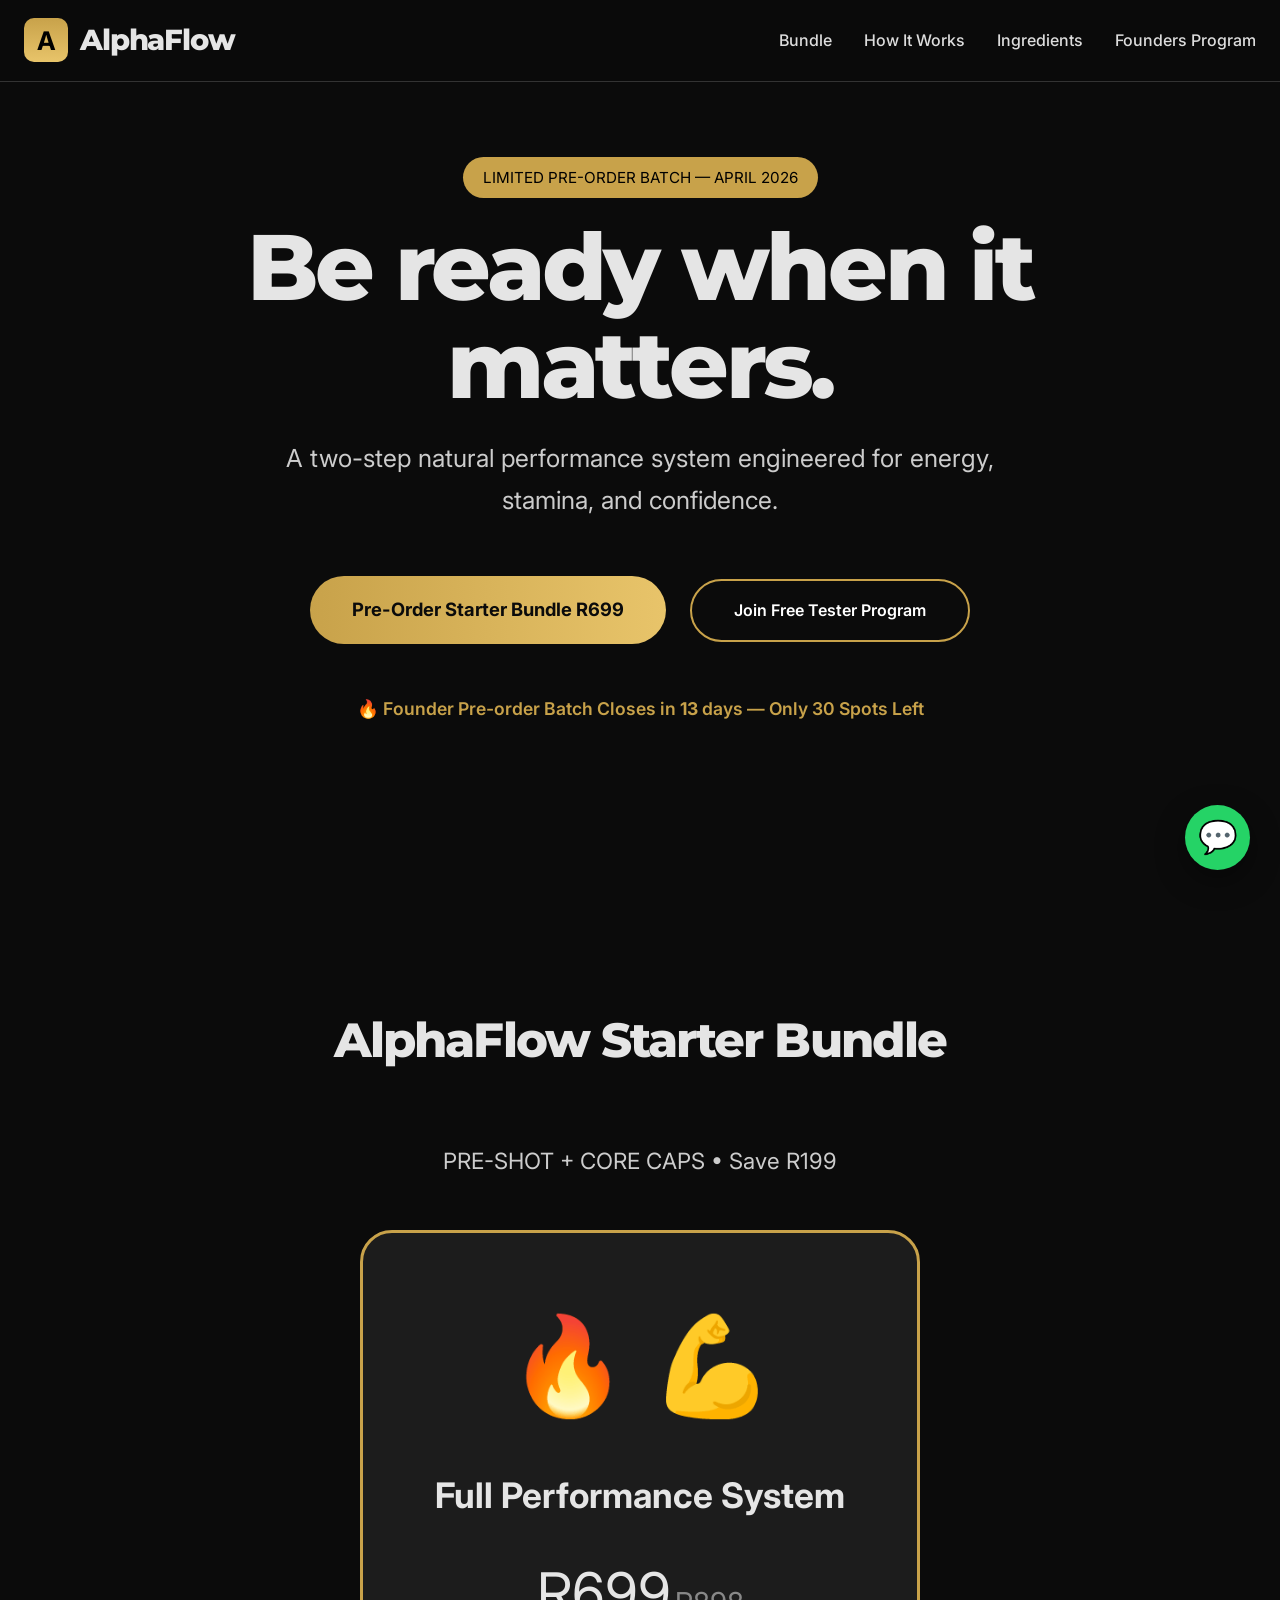
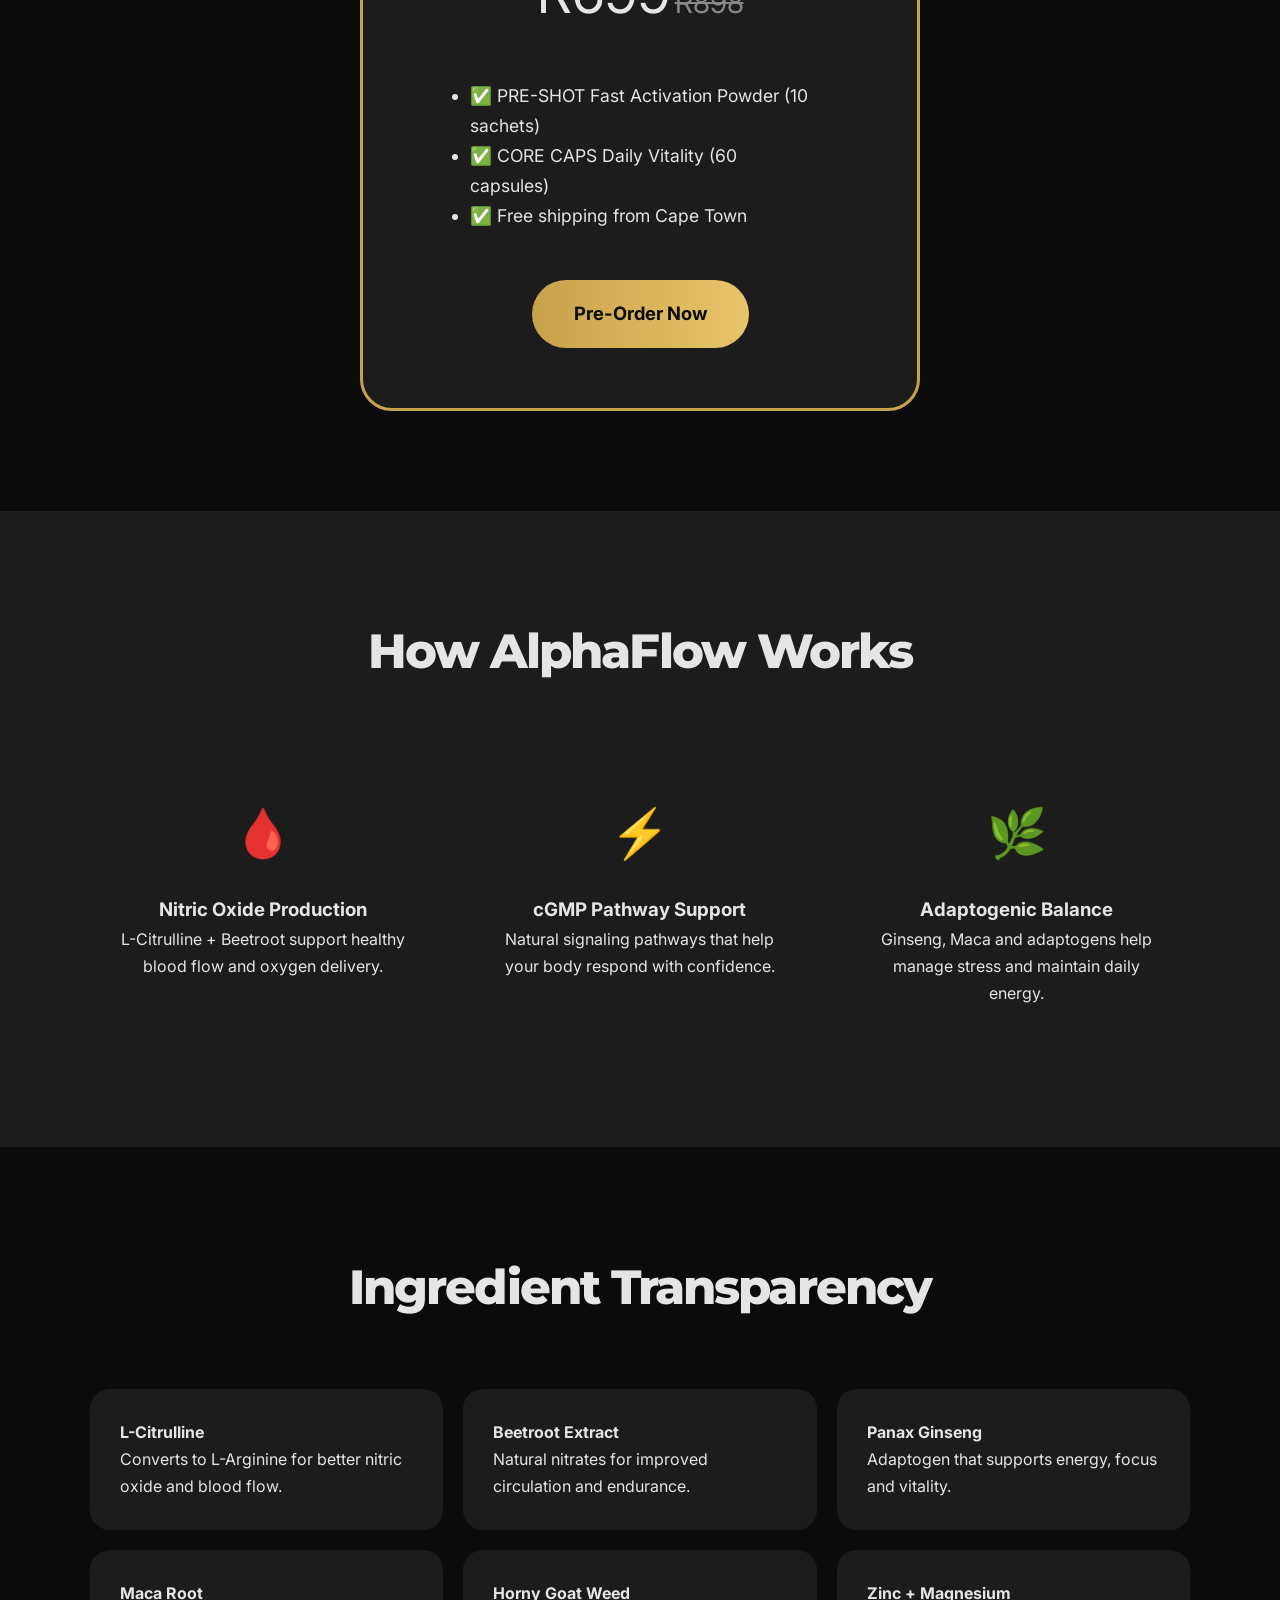
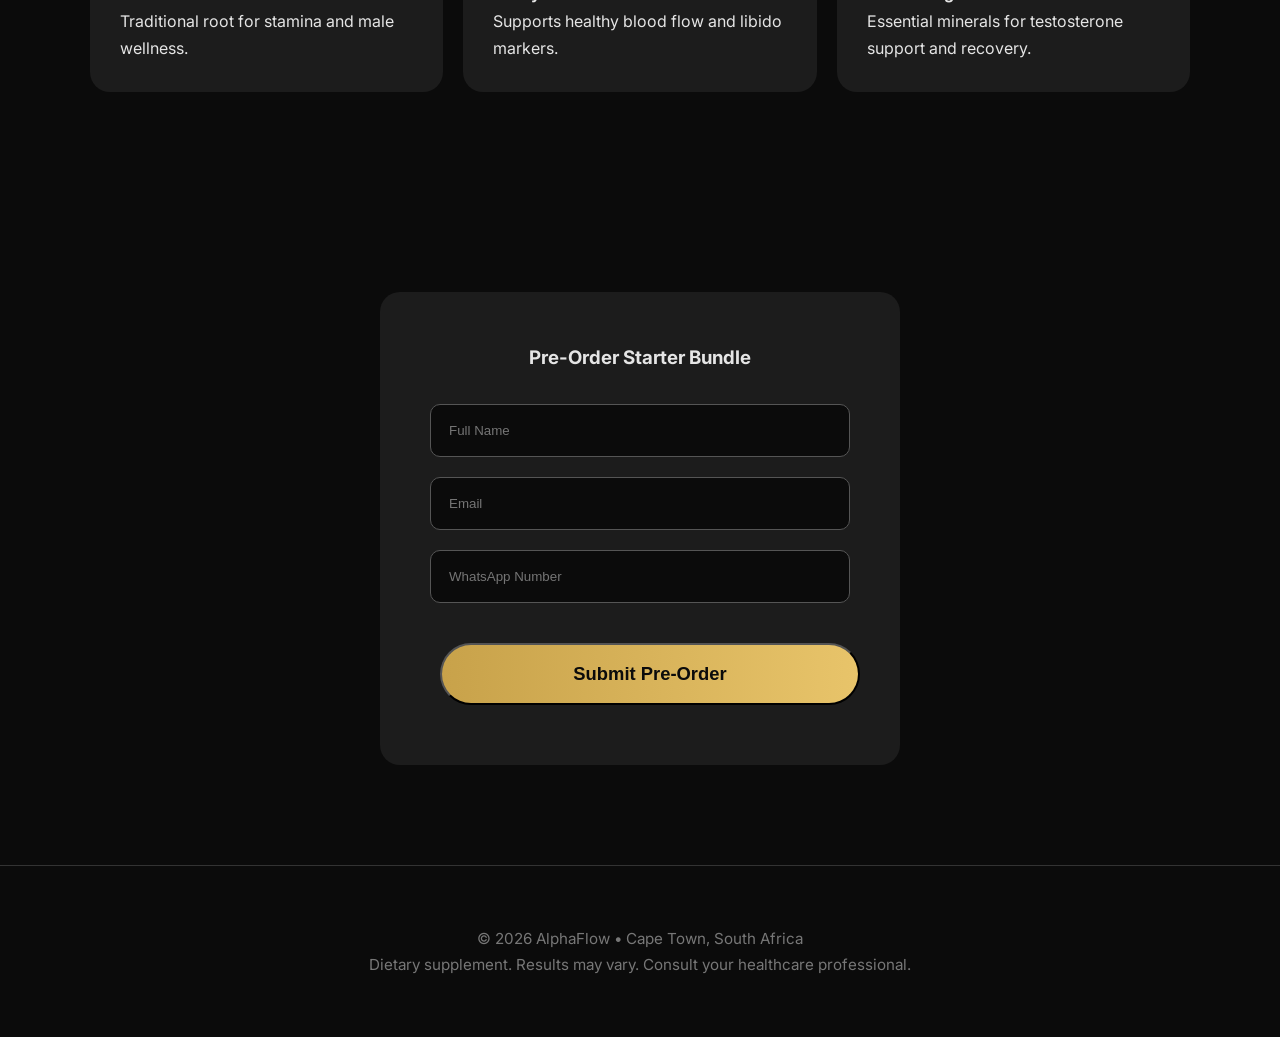
<file: index.html>
<!DOCTYPE html>
<html lang="en">
<head>
    <meta charset="UTF-8">
    <meta name="viewport" content="width=device-width, initial-scale=1.0">
    <title>AlphaFlow | Be Ready When It Matters</title>
    <link href="https://fonts.googleapis.com/css2?family=Inter:wght@400;500;600&family=Montserrat:wght@600;700;800&display=swap" rel="stylesheet">
    <style>
        @import url('https://fonts.googleapis.com/css2?family=Inter:wght@400;500;600&family=Montserrat:wght@600;700;800&display=swap');

        :root {
            --black: #0B0B0B;
            --dark: #1C1C1C;
            --gold: #C8A24A;
        }

        * { margin: 0; padding: 0; box-sizing: border-box; }

        body {
            font-family: 'Inter', system_ui, sans-serif;
            background: var(--black);
            color: #e5e5e5;
            line-height: 1.7;
        }

        .heading-font {
            font-family: 'Montserrat', sans-serif;
            font-weight: 800;
            letter-spacing: -0.04em;
        }

        /* NAVBAR */
        nav {
            position: fixed;
            top: 0;
            width: 100%;
            background: rgba(11, 11, 11, 0.98);
            backdrop-filter: blur(12px);
            border-bottom: 1px solid #333;
            z-index: 1000;
            padding: 1rem 1.5rem;
        }

        .nav-container {
            max-width: 1280px;
            margin: 0 auto;
            display: flex;
            align-items: center;
            justify-content: space-between;
        }

        .logo {
            display: flex;
            align-items: center;
            gap: 12px;
            font-size: 1.8rem;
        }

        .logo-icon {
            width: 44px;
            height: 44px;
            background: linear-gradient(#C8A24A, #E8C46A);
            color: black;
            border-radius: 10px;
            display: flex;
            align-items: center;
            justify-content: center;
            font-weight: bold;
            font-size: 1.6rem;
        }

        .hamburger {
            display: none;
            font-size: 1.9rem;
            background: none;
            border: none;
            color: white;
            cursor: pointer;
        }

        .nav-links {
            display: flex;
            gap: 2rem;
            font-weight: 500;
        }

        .nav-links a {
            color: #ddd;
            text-decoration: none;
        }

        .nav-links a:hover {
            color: var(--gold);
        }

        /* HERO */
        .hero {
            min-height: 100vh;
            background: linear-gradient(rgba(11,11,11,0.88), rgba(11,11,11,0.92)), url('https://picsum.photos/id/1015/2000/1400') center/cover no-repeat;
            display: flex;
            align-items: center;
            text-align: center;
            padding-top: 80px;
        }

        .hero-content {
            max-width: 1100px;
            margin: 0 auto;
            padding: 0 20px;
        }

        .badge {
            background: #C8A24A;
            color: black;
            padding: 8px 20px;
            border-radius: 30px;
            display: inline-block;
            margin-bottom: 20px;
            font-size: 0.95rem;
        }

        .hero h1 {
            font-size: clamp(3.2rem, 8.5vw, 5.8rem);
            line-height: 1.05;
            margin-bottom: 1.5rem;
        }

        .hero p {
            font-size: 1.55rem;
            max-width: 720px;
            margin: 0 auto 2.8rem;
            color: #ccc;
        }

        /* BUTTONS */
        .btn-primary {
            background: linear-gradient(90deg, var(--gold), #E8C46A);
            color: #0B0B0B;
            font-weight: 700;
            padding: 18px 42px;
            border-radius: 9999px;
            font-size: 1.15rem;
            text-decoration: none;
            display: inline-block;
            margin: 10px;
            transition: all 0.3s;
        }

        .btn-primary:hover {
            transform: translateY(-4px);
        }

        .btn-secondary {
            border: 2px solid var(--gold);
            color: white;
            padding: 16px 42px;
            border-radius: 9999px;
            font-weight: 600;
            text-decoration: none;
            display: inline-block;
            margin: 10px;
        }

        /* SECTIONS */
        section {
            padding: 100px 20px;
        }

        .container {
            max-width: 1100px;
            margin: 0 auto;
        }

        h2 {
            font-size: 3rem;
            text-align: center;
            margin-bottom: 60px;
        }

        /* HOW IT WORKS */
        .how-grid {
            display: grid;
            grid-template-columns: repeat(auto-fit, minmax(280px, 1fr));
            gap: 30px;
        }

        .how-card {
            background: var(--dark);
            padding: 40px 30px;
            border-radius: 20px;
            text-align: center;
        }

        /* INGREDIENTS */
        .ingredients-grid {
            display: grid;
            grid-template-columns: repeat(auto-fit, minmax(280px, 1fr));
            gap: 20px;
        }

        .ingredient-card {
            background: var(--dark);
            padding: 30px;
            border-radius: 20px;
        }

        /* BUNDLE */
        .bundle-card {
            background: var(--dark);
            border: 3px solid var(--gold);
            border-radius: 32px;
            padding: 50px 40px;
            max-width: 560px;
            margin: 0 auto;
            text-align: center;
        }

        .bundle-card .emoji {
            font-size: 6rem;
            margin-bottom: 20px;
        }

        /* FORM */
        .form-card {
            background: var(--dark);
            padding: 50px;
            border-radius: 20px;
            max-width: 520px;
            margin: 0 auto;
        }

        .form-card input {
            width: 100%;
            padding: 18px;
            margin-bottom: 20px;
            background: var(--black);
            border: 1px solid #555;
            color: white;
            border-radius: 10px;
        }

        /* FOOTER */
        footer {
            padding: 60px 20px;
            text-align: center;
            color: #777;
            font-size: 0.95rem;
            border-top: 1px solid #333;
        }

        /* FLOATING WHATSAPP */
        .whatsapp-float {
            position: fixed;
            bottom: 30px;
            right: 30px;
            background: #25D366;
            color: white;
            width: 65px;
            height: 65px;
            border-radius: 50%;
            display: flex;
            align-items: center;
            justify-content: center;
            font-size: 32px;
            box-shadow: 0 10px 30px rgba(0,0,0,0.4);
            z-index: 1000;
            text-decoration: none;
        }

        /* MOBILE */
        @media (max-width: 768px) {
            .hamburger {
                display: block;
            }
            .nav-links {
                position: fixed;
                top: 70px;
                left: -100%;
                width: 100%;
                height: calc(100vh - 70px);
                background: var(--black);
                flex-direction: column;
                padding: 40px 20px;
                gap: 25px;
                transition: left 0.4s ease;
            }
            .nav-links.active {
                left: 0;
            }
        }
    </style>
</head>
<body>

    <!-- NAVBAR -->
    <nav>
        <div class="nav-container">
            <div class="logo">
                <div class="logo-icon">A</div>
                <span class="heading-font">AlphaFlow</span>
            </div>
            <div class="nav-links">
                <a href="#bundle">Bundle</a>
                <a href="#how">How It Works</a>
                <a href="#ingredients">Ingredients</a>
                <a href="tester-program.html">Founders Program</a>
            </div>
            <button class="hamburger">☰</button>
        </div>
    </nav>

    <!-- HERO -->
    <section class="hero">
        <div class="hero-content">
            <div class="badge">LIMITED PRE-ORDER BATCH — APRIL 2026</div>
            <h1 class="heading-font">Be ready when it matters.</h1>
            <p>A two-step natural performance system engineered for energy, stamina, and confidence.</p>
            
            <div style="margin-top: 40px;">
                <a href="#bundle" class="btn-primary">Pre-Order Starter Bundle R699</a>
                <a href="tester-program.html" class="btn-secondary">Join Free Tester Program</a>
            </div>
            
            <div id="countdown" style="margin-top: 40px; color: #C8A24A; font-weight: 600; font-size: 1.1rem;"></div>
        </div>
    </section>

    <!-- BUNDLE -->
    <section id="bundle">
        <div class="container">
            <h2 class="heading-font" style="text-align:center; font-size: 3rem;">AlphaFlow Starter Bundle</h2>
            <p style="text-align:center; font-size: 1.4rem; color: #ccc; margin-bottom: 50px;">PRE-SHOT + CORE CAPS • Save R199</p>
            
            <div class="bundle-card">
                <div class="emoji">🔥 💪</div>
                <h3 style="font-size: 2.2rem; margin-bottom: 20px;">Full Performance System</h3>
                <div class="pricing">
                    <span class="current" style="font-size: 3.5rem;">R699</span>
                    <span class="old" style="font-size: 1.8rem; text-decoration: line-through; color: #888;">R898</span>
                </div>
                <ul style="text-align: left; max-width: 340px; margin: 40px auto; font-size: 1.1rem;">
                    <li>✅ PRE-SHOT Fast Activation Powder (10 sachets)</li>
                    <li>✅ CORE CAPS Daily Vitality (60 capsules)</li>
                    <li>✅ Free shipping from Cape Town</li>
                </ul>
                <a href="#preorder-form" class="btn-primary">Pre-Order Now</a>
            </div>
        </div>
    </section>

    <!-- HOW IT WORKS -->
    <section id="how" style="background: var(--dark);">
        <div class="container">
            <h2 class="heading-font">How AlphaFlow Works</h2>
            <div class="how-grid" style="display: grid; grid-template-columns: repeat(auto-fit, minmax(280px, 1fr)); gap: 30px;">
                <div class="how-card">
                    <div style="font-size: 3rem; margin-bottom: 20px;">🩸</div>
                    <h3>Nitric Oxide Production</h3>
                    <p>L-Citrulline + Beetroot support healthy blood flow and oxygen delivery.</p>
                </div>
                <div class="how-card">
                    <div style="font-size: 3rem; margin-bottom: 20px;">⚡</div>
                    <h3>cGMP Pathway Support</h3>
                    <p>Natural signaling pathways that help your body respond with confidence.</p>
                </div>
                <div class="how-card">
                    <div style="font-size: 3rem; margin-bottom: 20px;">🌿</div>
                    <h3>Adaptogenic Balance</h3>
                    <p>Ginseng, Maca and adaptogens help manage stress and maintain daily energy.</p>
                </div>
            </div>
        </div>
    </section>

    <!-- INGREDIENTS -->
    <section id="ingredients">
        <div class="container">
            <h2 class="heading-font">Ingredient Transparency</h2>
            <div class="ingredients-grid" style="display: grid; grid-template-columns: repeat(auto-fit, minmax(280px, 1fr)); gap: 20px;">
                <div class="ingredient-card">
                    <strong>L-Citrulline</strong>
                    <p>Converts to L-Arginine for better nitric oxide and blood flow.</p>
                </div>
                <div class="ingredient-card">
                    <strong>Beetroot Extract</strong>
                    <p>Natural nitrates for improved circulation and endurance.</p>
                </div>
                <div class="ingredient-card">
                    <strong>Panax Ginseng</strong>
                    <p>Adaptogen that supports energy, focus and vitality.</p>
                </div>
                <div class="ingredient-card">
                    <strong>Maca Root</strong>
                    <p>Traditional root for stamina and male wellness.</p>
                </div>
                <div class="ingredient-card">
                    <strong>Horny Goat Weed</strong>
                    <p>Supports healthy blood flow and libido markers.</p>
                </div>
                <div class="ingredient-card">
                    <strong>Zinc + Magnesium</strong>
                    <p>Essential minerals for testosterone support and recovery.</p>
                </div>
            </div>
        </div>
    </section>

    <!-- PRE-ORDER FORM -->
    <section id="preorder-form">
        <div class="container">
            <div class="form-card">
                <h3 style="text-align:center; margin-bottom: 30px;">Pre-Order Starter Bundle</h3>
                <form action="https://formspree.io/f/YOUR_FORMSPREE_ID" method="POST">
                    <input type="text" name="name" placeholder="Full Name" required>
                    <input type="email" name="email" placeholder="Email" required>
                    <input type="tel" name="whatsapp" placeholder="WhatsApp Number" required>
                    <input type="hidden" name="product" value="AlphaFlow Starter Bundle R699">
                    <button type="submit" class="btn-primary" style="width:100%; margin-top: 20px;">Submit Pre-Order</button>
                </form>
            </div>
        </div>
    </section>

    <footer>
        © 2026 AlphaFlow • Cape Town, South Africa<br>
        Dietary supplement. Results may vary. Consult your healthcare professional.
    </footer>

    <!-- Floating WhatsApp -->
    <a href="https://wa.me/27712345678?text=Hi%20I%20want%20to%20pre-order%20AlphaFlow%20Starter%20Bundle" class="whatsapp-float">💬</a>

    <script>
        // Hamburger
        document.addEventListener('DOMContentLoaded', () => {
            const hamburger = document.querySelector('.hamburger');
            const navLinks = document.querySelector('.nav-links');

            if (hamburger && navLinks) {
                hamburger.addEventListener('click', () => {
                    navLinks.classList.toggle('active');
                });
            }

            // Countdown
            const deadline = new Date(Date.now() + 14 * 24 * 60 * 60 * 1000);
            const countdownEl = document.getElementById('countdown');
            setInterval(() => {
                const diff = deadline - new Date();
                if (diff < 0) {
                    countdownEl.textContent = "Pre-order batch closed";
                    return;
                }
                const days = Math.floor(diff / (1000 * 60 * 60 * 24));
                countdownEl.innerHTML = `🔥 Founder Pre-order Batch Closes in <strong>${days}</strong> days — Only 30 Spots Left`;
            }, 1000);

            // Smooth scroll
            document.querySelectorAll('a[href^="#"]').forEach(anchor => {
                anchor.addEventListener('click', function(e) {
                    if (this.getAttribute('href') !== '#') {
                        e.preventDefault();
                        const target = document.querySelector(this.getAttribute('href'));
                        if (target) target.scrollIntoView({ behavior: 'smooth' });
                    }
                });
            });
        });
    </script>
</body>
</html>
</file>
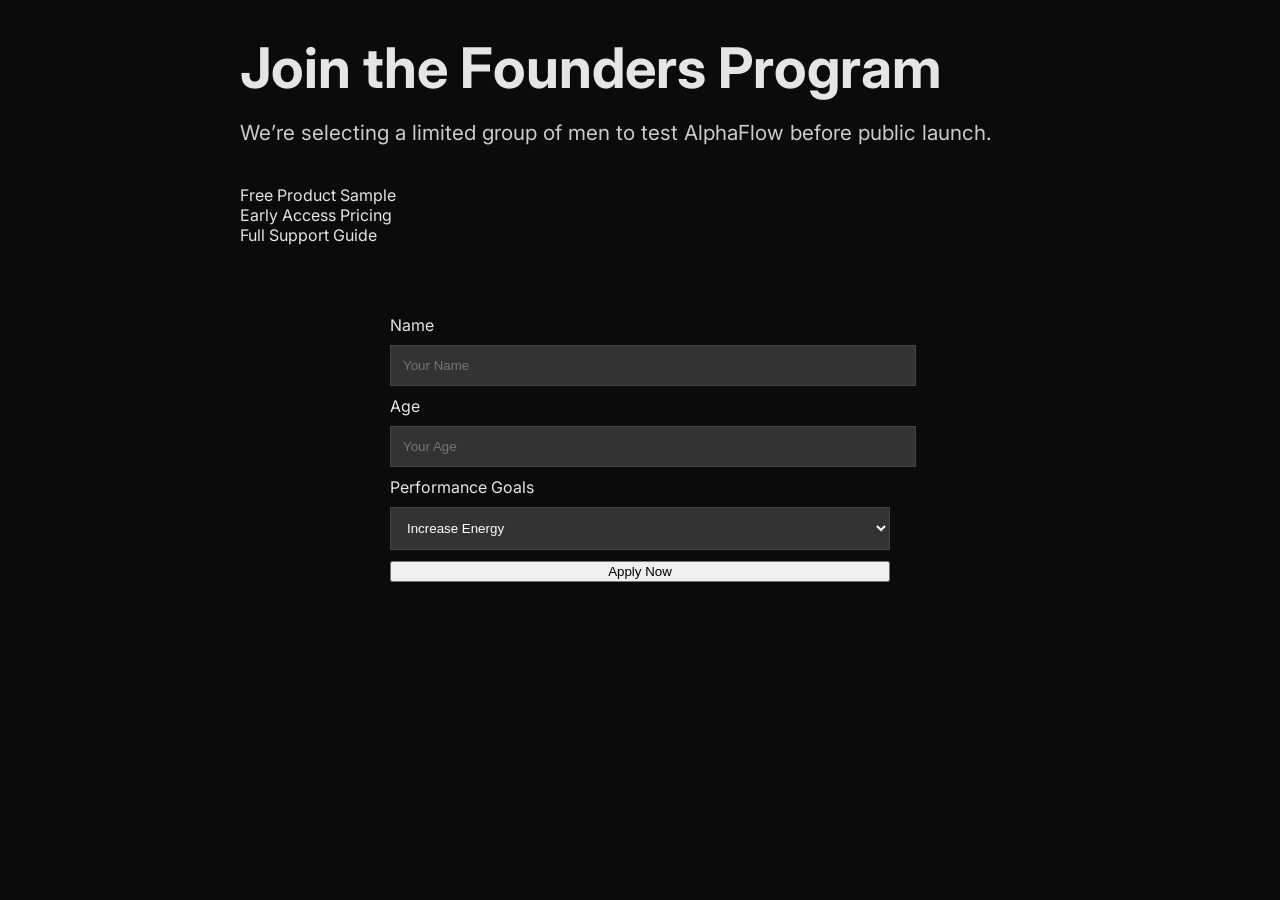
<file: tester-program.html>
<!DOCTYPE html>
<html lang="en">
<head>
    <meta charset="UTF-8">
    <meta name="viewport" content="width=device-width, initial-scale=1.0">
    <title>Tester Program | AlphaFlow</title>
    <link rel="stylesheet" href="css/style.css">
    <style>
        form { max-width: 500px; margin: 40px auto; text-align: left; background: var(--dark-grey); padding: 30px; border-radius: 8px; }
        input, select { width: 100%; padding: 12px; margin: 10px 0; background: #333; border: 1px solid #444; color: white; }
    </style>
</head>
<body>
    <div class="container">
        <h1 class="gold-text">Join the Founders Program</h1>
        <p>We’re selecting a limited group of men to test AlphaFlow before public launch.</p>
        
        <div class="grid">
            <div class="card">Free Product Sample</div>
            <div class="card">Early Access Pricing</div>
            <div class="card">Full Support Guide</div>
        </div>

        <form>
            <label>Name</label>
            <input type="text" placeholder="Your Name" required>
            <label>Age</label>
            <input type="number" placeholder="Your Age" required>
            <label>Performance Goals</label>
            <select>
                <option>Increase Energy</option>
                <option>Improve Stamina</option>
                <option>General Vitality</option>
            </select>
            <button type="submit" class="btn btn-gold" style="width:100%">Apply Now</button>
        </form>
    </div>
</body>
</html>
</file>
<file: css/style.css>
@import url('https://fonts.googleapis.com/css2?family=Inter:wght@400;500;600&family=Montserrat:wght@600;700;800&display=swap');

body {
  font-family: 'Inter', sans-serif;
  margin: 0;
  background: #0B0B0B;
  color: #e5e5e5;
}

.heading-font {
  font-family: 'Montserrat', sans-serif;
  font-weight: 800;
}

nav {
  position: fixed;
  top: 0;
  width: 100%;
  background: #0B0B0B;
  padding: 1rem;
  border-bottom: 1px solid #333;
  z-index: 100;
}

.nav-container {
  max-width: 1200px;
  margin: 0 auto;
  display: flex;
  justify-content: space-between;
  align-items: center;
}

.logo {
  font-size: 1.6rem;
}

.hamburger {
  display: none;
  font-size: 1.8rem;
  background: none;
  border: none;
  color: white;
}

.nav-links {
  display: flex;
  gap: 1.5rem;
}

.nav-links a {
  color: #ccc;
  text-decoration: none;
}

.hero {
  min-height: 100vh;
  background: linear-gradient(rgba(0,0,0,0.7), rgba(0,0,0,0.8)), url('https://picsum.photos/id/1015/2000/1200') center/cover;
  display: flex;
  align-items: center;
  text-align: center;
  padding-top: 80px;
}

.hero-content {
  max-width: 800px;
  margin: 0 auto;
  padding: 0 20px;
}

.badge {
  background: #C8A24A;
  color: black;
  padding: 8px 16px;
  border-radius: 20px;
  display: inline-block;
  margin-bottom: 20px;
  font-size: 0.9rem;
}

h1 {
  font-size: 3.5rem;
  line-height: 1.1;
  margin-bottom: 20px;
}

p {
  font-size: 1.3rem;
  color: #ccc;
  margin-bottom: 40px;
}

.buttons {
  display: flex;
  flex-direction: column;
  gap: 15px;
  max-width: 400px;
  margin: 0 auto;
}

.btn-primary, .btn-secondary {
  padding: 18px;
  border-radius: 8px;
  text-align: center;
  font-weight: bold;
  text-decoration: none;
}

.btn-primary {
  background: #C8A24A;
  color: black;
}

.btn-secondary {
  border: 2px solid #C8A24A;
  color: white;
}

.section {
  padding: 80px 20px;
  text-align: center;
}

.container {
  max-width: 800px;
  margin: 0 auto;
}

.bundle-box {
  background: #1C1C1C;
  padding: 40px;
  border-radius: 16px;
  margin-top: 30px;
}

.price-box {
  margin: 20px 0;
}

.price {
  font-size: 3rem;
  color: #C8A24A;
  font-weight: bold;
}

.old-price {
  font-size: 1.5rem;
  text-decoration: line-through;
  color: #888;
  margin-left: 10px;
}

.form-section {
  background: #0B0B0B;
}

.form-box {
  background: #1C1C1C;
  padding: 40px;
  border-radius: 16px;
}

.form-box input {
  width: 100%;
  padding: 15px;
  margin-bottom: 15px;
  background: #0B0B0B;
  border: 1px solid #555;
  color: white;
  border-radius: 8px;
}

.footer {
  padding: 40px;
  text-align: center;
  font-size: 0.9rem;
  color: #777;
}

@media (max-width: 768px) {
  .hamburger {
    display: block;
  }
  .nav-links {
    display: none;
  }
  .nav-links.active {
    display: flex;
    flex-direction: column;
    position: absolute;
    top: 70px;
    left: 0;
    width: 100%;
    background: #0B0B0B;
    padding: 20px;
  }
}
</file>
